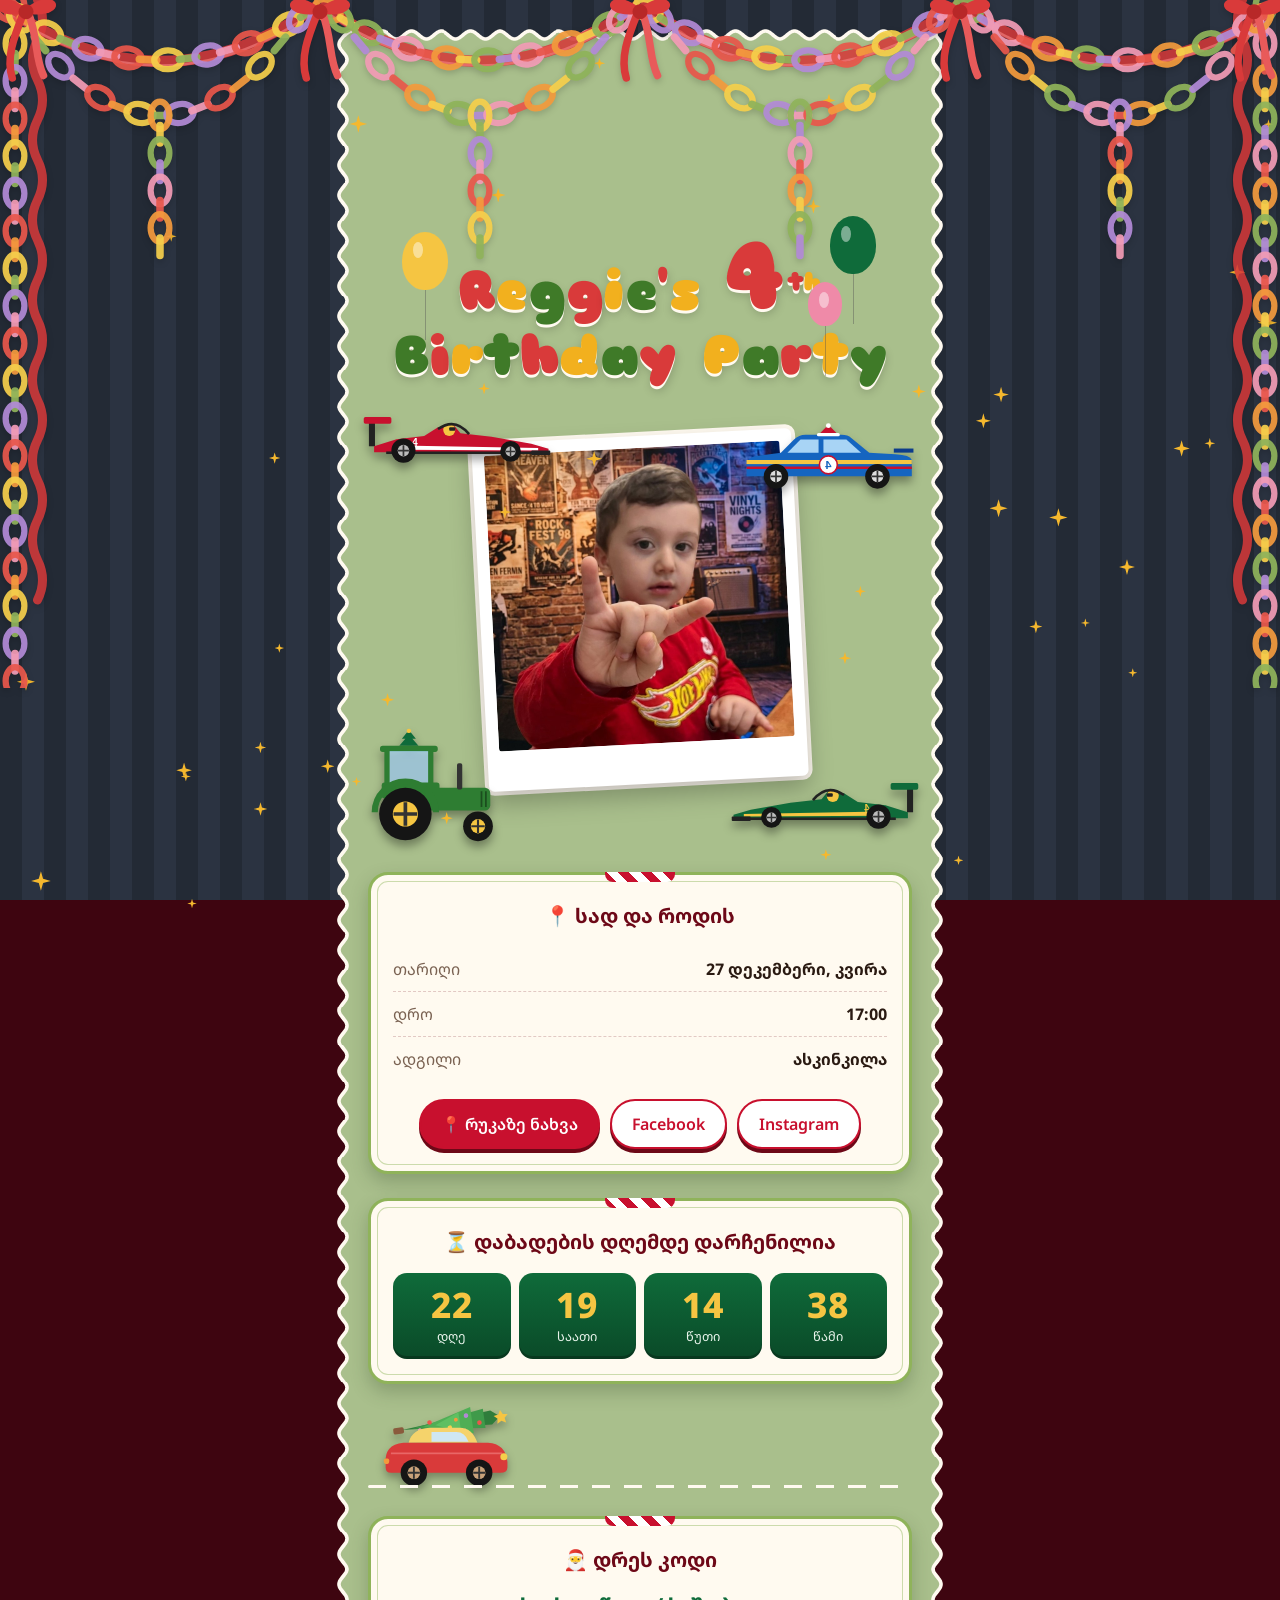
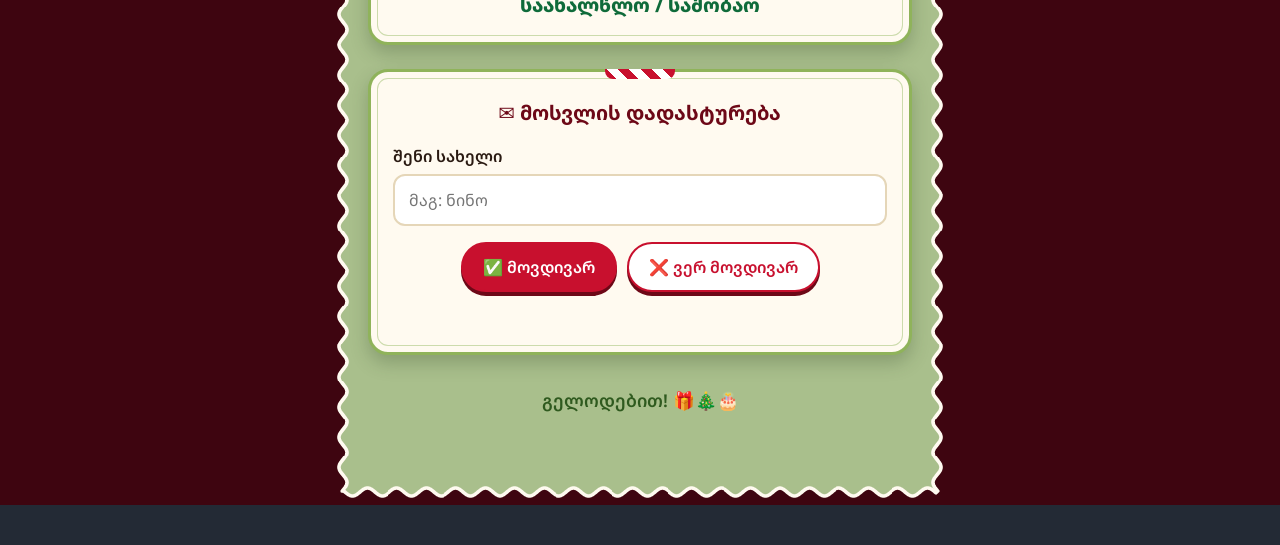
<file: index.html>
<!DOCTYPE html>
<html lang="ka">
<head>
<meta charset="UTF-8">
<meta name="viewport" content="width=device-width, initial-scale=1">
<title>Reggie's 4th Birthday Party</title>
<meta name="description" content="მოწვევა რეჯის დაბადების დღეზე — 27 დეკემბერი, 17:00, ასკინკილა">
<meta property="og:title" content="Reggie's 4th Birthday Party 🎄">
<meta property="og:description" content="27 დეკემბერი, 17:00 · ასკინკილა">
<meta name="theme-color" content="#232a35">
<link rel="preconnect" href="https://fonts.googleapis.com">
<link rel="preconnect" href="https://fonts.gstatic.com" crossorigin>
<link href="https://fonts.googleapis.com/css2?family=Sniglet:wght@800&family=Noto+Sans+Georgian:wght@400;600;800&display=swap" rel="stylesheet">
<link rel="stylesheet" href="style.css?v=14">
</head>
<body>

  <!-- ქაღალდის გირლიანდები და ლენტები -->
  <div class="garland" aria-hidden="true"></div>
  <!-- ოქროსფერი ვარსკვლავები -->
  <div class="sparkles" aria-hidden="true"></div>
  <!-- თოვლი -->
  <div class="snow" aria-hidden="true"></div>

  <main>
    <!-- 1. HERO -->
    <header class="hero">
      <div class="balloons" aria-hidden="true">
        <span class="balloon b1"></span><span class="balloon b2"></span><span class="balloon b3"></span>
      </div>
      <h1 class="kid-title" aria-label="Reggie's 4th Birthday Party">Reggie's <span class="four">4</span><sup>th</sup><br>Birthday Party</h1>
    </header>

    <!-- 2. რეჯის ფოტო (დროებითი) -->
    <section class="photo-wrap">
      <span class="deco deco-f1" data-v="f1" style="--body:#c8102e;--accent:#fff"></span>
      <span class="deco deco-nascar" data-v="nascar"></span>
      <span class="deco deco-tractor" data-v="tractor"></span>
      <span class="deco deco-f1b" data-v="f1" style="--body:#0f6b3a;--accent:#f5c542"></span>
      <figure class="polaroid">
        <img src="reggie.jpg?v=14" alt="რეჯი">
      </figure>
    </section>

    <!-- 3. სად და როდის -->
    <section class="card" id="details">
      <h2>📍 სად და როდის</h2>
      <ul class="details">
        <li><span>თარიღი</span><strong>27 დეკემბერი, კვირა</strong></li>
        <li><span>დრო</span><strong>17:00</strong></li>
        <li><span>ადგილი</span><strong>ასკინკილა</strong></li>
      </ul>
      <div class="btn-row">
        <a class="btn" href="https://share.google/vkcr5yQjkVueylVBz" target="_blank" rel="noopener">📍 რუკაზე ნახვა</a>
        <a class="btn btn-ghost" href="https://www.facebook.com/askinkila/?locale=ka_GE" target="_blank" rel="noopener">Facebook</a>
        <a class="btn btn-ghost" href="https://www.instagram.com/askinkila_kids" target="_blank" rel="noopener">Instagram</a>
      </div>
    </section>

    <!-- 4. Countdown -->
    <section class="card" id="countdown-section">
      <h2>⏳ დაბადების დღემდე დარჩენილია</h2>
      <div class="countdown" id="countdown">
        <div><b id="cd-days">0</b><span>დღე</span></div>
        <div><b id="cd-hours">0</b><span>საათი</span></div>
        <div><b id="cd-mins">0</b><span>წუთი</span></div>
        <div><b id="cd-secs">0</b><span>წამი</span></div>
      </div>
    </section>

    <!-- მანქანა ნაძვის ხით -->
    <div class="lane" aria-hidden="true"><span class="tree-car"></span></div>

    <!-- 5. დრეს კოდი -->
    <section class="card" id="dresscode">
      <h2>🎅 დრეს კოდი</h2>
      <p class="dress">საახალწლო / საშობაო</p>
    </section>

    <!-- ფოტოების გალერეა — დამალულია -->
    <section class="card" id="gallery" hidden>
      <h2>📸 რეჯი</h2>
      <div class="gallery"></div>
    </section>

    <!-- 6. RSVP -->
    <section class="card" id="rsvp">
      <h2>✉️ მოსვლის დადასტურება</h2>
      <form id="rsvp-form" novalidate>
        <label for="guest-name">შენი სახელი</label>
        <input id="guest-name" name="name" type="text" placeholder="მაგ: ნინო" required autocomplete="name">
        <input type="text" name="_honey" class="hp" tabindex="-1" autocomplete="off">
        <div class="btn-row">
          <button type="submit" class="btn" data-answer="yes">✅ მოვდივარ</button>
          <button type="submit" class="btn btn-ghost" data-answer="no">❌ ვერ მოვდივარ</button>
        </div>
        <p class="form-msg" id="form-msg" role="status"></p>
      </form>
    </section>

    <footer>გელოდებით! 🎁🎄🎂</footer>
  </main>

<script src="script.js?v=14"></script>
</body>
</html>
</file>
<file: style.css>
:root{
  --red:#c8102e;
  --red-dark:#6d0817;
  --green:#0f6b3a;
  --gold:#f5c542;
  --gold-dark:#c9971c;
  --cream:#fffaf0;
  --text:#2a1a12;
  --radius:20px;
}
*{box-sizing:border-box}
html{scroll-behavior:smooth;background:#3e0510}
body{
  margin:0;
  font-family:"Noto Sans Georgian",system-ui,sans-serif;
  color:var(--text);
  line-height:1.5;
  min-height:100vh;
  overflow-x:hidden;
  background:#3e0510;
}
body::before{
  content:"";position:fixed;inset:0;z-index:0;pointer-events:none;
  background:
    radial-gradient(circle at 15% 20%, rgba(245,197,66,.25) 0 2px, transparent 3px) 0 0/90px 90px,
    radial-gradient(circle at 70% 60%, rgba(255,255,255,.18) 0 1.5px, transparent 2.5px) 0 0/130px 130px,
    radial-gradient(ellipse at top, #e0213f 0%, #a50d24 35%, #6d0817 75%, #3e0510 100%);
}
main{position:relative;z-index:2;padding:70px 16px 56px}

/* ===== ნათურები ===== */
.lights{
  position:fixed;top:0;left:0;right:0;z-index:5;margin:0;padding:0;
  list-style:none;display:flex;justify-content:space-around;
  height:40px;pointer-events:none;
}
.lights::before{
  content:"";position:absolute;left:0;right:0;top:-14px;height:28px;
  border-bottom:2px solid #1e2a1e;border-radius:50%;
}
.lights li{
  position:relative;width:12px;height:22px;margin-top:10px;border-radius:50%;
  background:var(--c);box-shadow:0 4px 18px 3px var(--c);
  animation:twinkle 1.6s infinite ease-in-out;animation-delay:var(--d);
}
.lights li::before{
  content:"";position:absolute;top:-5px;left:3px;width:6px;height:7px;
  background:#2b2b2b;border-radius:2px;
}
@keyframes twinkle{
  0%,100%{opacity:1;box-shadow:0 4px 20px 4px var(--c)}
  50%{opacity:.35;box-shadow:0 2px 6px 0 var(--c)}
}

/* ===== თოვლი ===== */
.snow{position:fixed;inset:0;z-index:1;pointer-events:none;overflow:hidden}
.flake{
  position:absolute;top:-30px;color:#fff;opacity:.85;user-select:none;
  animation:fall linear infinite;
  text-shadow:0 0 6px rgba(255,255,255,.7);
}
@keyframes fall{
  to{transform:translate(var(--drift),110vh) rotate(360deg)}
}

/* ===== HERO ===== */
.hero,.card,.photo-wrap,footer{max-width:560px;margin:0 auto 24px}
.hero{text-align:center;color:#fff;padding:24px 0 8px;position:relative}
.eyebrow{
  display:inline-block;margin:0 0 6px;padding:6px 16px;border-radius:999px;
  background:rgba(255,255,255,.12);border:1px solid rgba(245,197,66,.5);
  color:var(--gold);font-weight:600;letter-spacing:.02em;
}
.hero h1{
  font-family:"Mountains of Christmas",cursive;
  font-size:clamp(2.6rem,11vw,4.2rem);line-height:1.05;margin:.15em 0 0;
  background:linear-gradient(180deg,#fff6d5 0%,var(--gold) 45%,var(--gold-dark) 100%);
  -webkit-background-clip:text;background-clip:text;color:transparent;
  filter:drop-shadow(0 3px 0 var(--red-dark)) drop-shadow(0 0 18px rgba(245,197,66,.45));
}
.hero .four{font-size:1.35em}
.hero sup{font-size:.45em}

/* ბუშტები */
.balloons{position:absolute;inset:0;pointer-events:none}
.balloon{
  position:absolute;width:46px;height:58px;border-radius:50% 50% 48% 48%;
  animation:float 5s ease-in-out infinite;
}
.balloon::after{
  content:"";position:absolute;left:50%;top:100%;width:1px;height:50px;background:rgba(255,255,255,.6);
}
.balloon::before{
  content:"";position:absolute;top:10px;left:11px;width:10px;height:16px;border-radius:50%;
  background:rgba(255,255,255,.45);
}
.b1{left:-6px;top:20px;background:var(--gold)}
.b2{right:-4px;top:4px;background:var(--green);animation-delay:-1.8s}
.b3{right:34px;top:70px;width:34px;height:44px;background:#fff;animation-delay:-3s}
@keyframes float{0%,100%{transform:translateY(0) rotate(-4deg)}50%{transform:translateY(-14px) rotate(4deg)}}

/* ===== ფოტო ===== */
.photo-wrap{display:flex;justify-content:center}
.polaroid{
  position:relative;margin:0;background:#fff;padding:12px 12px 40px;border-radius:6px;
  width:min(320px,82vw);transform:rotate(-3deg);
  box-shadow:0 18px 40px rgba(0,0,0,.4),0 0 0 4px var(--gold);
}
.polaroid img{display:block;width:100%;aspect-ratio:1;object-fit:cover;border-radius:3px;background:#eee}
.bow{position:absolute;top:-22px;left:50%;transform:translateX(-50%);font-size:2.4rem;filter:drop-shadow(0 3px 4px rgba(0,0,0,.3))}

/* ===== ბარათები ===== */
.card{
  position:relative;background:var(--cream);border-radius:var(--radius);padding:26px 22px 22px;
  border:3px solid var(--gold);
  box-shadow:0 14px 34px rgba(0,0,0,.35),inset 0 0 0 6px var(--cream),inset 0 0 0 7px rgba(201,151,28,.35);
}
.card::before{ /* "ლენტი" ზემოთ */
  content:"";position:absolute;top:-3px;left:50%;transform:translateX(-50%);
  width:70px;height:10px;border-radius:0 0 8px 8px;
  background:repeating-linear-gradient(45deg,var(--red) 0 8px,#fff 8px 16px);
}
.card h2{margin:0 0 16px;font-size:1.25rem;color:var(--red-dark);text-align:center}

.details{list-style:none;margin:0 0 18px;padding:0}
.details li{display:flex;justify-content:space-between;gap:12px;padding:10px 0;border-bottom:1px dashed rgba(109,8,23,.2)}
.details li:last-child{border-bottom:0}
.details span{color:#7a6252}
.details strong{text-align:right}

.btn-row{display:flex;flex-wrap:wrap;gap:10px;justify-content:center}
.btn{
  display:inline-block;border:2px solid var(--red);background:var(--red);color:#fff;
  padding:11px 20px;border-radius:999px;font:inherit;font-weight:600;
  text-decoration:none;cursor:pointer;transition:transform .15s,box-shadow .15s;
  box-shadow:0 4px 0 var(--red-dark);
}
.btn:hover{transform:translateY(-2px);box-shadow:0 6px 0 var(--red-dark)}
.btn:active{transform:translateY(2px);box-shadow:0 1px 0 var(--red-dark)}
.btn-ghost{background:#fff;color:var(--red)}
.btn:disabled{opacity:.5;cursor:wait}

.countdown{display:grid;grid-template-columns:repeat(4,1fr);gap:8px;text-align:center}
.countdown div{
  background:linear-gradient(180deg,var(--green),#0a4a28);border-radius:14px;padding:12px 4px;
  box-shadow:inset 0 -3px 0 rgba(0,0,0,.25);
}
.countdown b{display:block;font-size:clamp(1.5rem,7vw,2.2rem);font-weight:800;color:var(--gold);line-height:1.1}
.countdown span{font-size:.8rem;color:#e7f3ea}

.dress{margin:0;text-align:center;font-size:1.2rem;font-weight:800;color:var(--green)}

.gallery{display:grid;grid-template-columns:repeat(3,1fr);gap:8px}
.gallery img{width:100%;aspect-ratio:1;object-fit:cover;border-radius:10px}

#rsvp-form label{display:block;font-weight:600;margin-bottom:6px}
#rsvp-form input[type=text]{
  width:100%;padding:12px 14px;border:2px solid #e5d6b8;border-radius:12px;font:inherit;margin-bottom:16px;background:#fff;
}
#rsvp-form input[type=text]:focus{outline:none;border-color:var(--red)}
.hp{position:absolute;left:-9999px}
.form-msg{margin:14px 0 0;font-weight:600;min-height:1.5em;text-align:center}
.form-msg.ok{color:var(--green)}
.form-msg.err{color:var(--red)}

footer{text-align:center;color:#fff;font-size:1.1rem;font-weight:600;text-shadow:0 2px 6px rgba(0,0,0,.4)}

@media (prefers-reduced-motion: reduce){
  .flake,.balloon,.lights li{animation:none}
}

/* ===== მანქანები ფოტოს ირგვლივ ===== */
.photo-wrap{position:relative;padding:18px 0 64px}
.polaroid{z-index:2}
.deco{
  position:absolute;z-index:3;display:block;cursor:pointer;
  filter:drop-shadow(0 6px 5px rgba(0,0,0,.35));
  animation:bob 1.1s ease-in-out infinite;
}
.deco svg{display:block;width:100%;height:auto;overflow:visible}
.deco-f1{width:min(42%,190px);top:-8px;left:-6px}
.deco-nascar{width:min(40%,180px);top:6px;right:-8px;animation-delay:-.4s}
.deco-nascar svg{transform:scaleX(-1)}
.deco-tractor{width:min(30%,140px);bottom:4px;left:-2px;animation-duration:1.6s}
.deco-f1b{width:min(42%,190px);bottom:16px;right:-8px;animation-delay:-.7s}
.deco-f1b svg{transform:scaleX(-1)}
@keyframes bob{0%,100%{transform:translateY(0)}50%{transform:translateY(-4px)}}

.wheel{transform-box:fill-box;transform-origin:center;animation:spin .5s linear infinite}
.deco-tractor .wheel{animation-duration:1.4s}
@keyframes spin{to{transform:rotate(360deg)}}
.puff{transform-box:fill-box;transform-origin:center;animation:puff 1.8s ease-out infinite;opacity:0}
.puff.p2{animation-delay:.9s}
@keyframes puff{0%{opacity:.8;transform:translate(0,0) scale(.5)}100%{opacity:0;transform:translate(-10px,-26px) scale(1.6)}}

/* ===== F1 ჩაშხუილება ===== */
.zoomer{
  position:fixed;left:0;width:240px;z-index:20;pointer-events:none;
  animation:zoom-ltr 2.2s cubic-bezier(.4,.1,.6,.9) forwards;
}
.zoomer.rtl{animation-name:zoom-rtl}
.zoomer .inner{position:relative;transform:skewX(-10deg)}
.zoomer.rtl .inner{transform:scaleX(-1) skewX(-10deg)}
.zoomer svg{display:block;width:100%;height:auto;filter:drop-shadow(0 8px 6px rgba(0,0,0,.4))}
.zoomer .lines{
  position:absolute;right:92%;top:18%;width:220px;height:64%;
  background:repeating-linear-gradient(180deg,rgba(255,255,255,.85) 0 3px,transparent 3px 11px);
  -webkit-mask:linear-gradient(90deg,transparent,#000);mask:linear-gradient(90deg,transparent,#000);
}
@keyframes zoom-ltr{from{transform:translateX(-500px)}to{transform:translateX(calc(100vw + 60px))}}
@keyframes zoom-rtl{from{transform:translateX(calc(100vw + 260px))}to{transform:translateX(-300px)}}

@media (prefers-reduced-motion: reduce){
  .deco,.wheel,.puff{animation:none}
}

/* ===== გირლიანდები ===== */
.lights{display:none}
.garland{position:fixed;top:0;left:0;right:0;z-index:5;pointer-events:none;filter:drop-shadow(0 3px 3px rgba(0,0,0,.25))}
.garland svg{display:block}
.hang{animation:sway 4s ease-in-out infinite}
@keyframes sway{0%,100%{transform:rotate(-1.5deg)}50%{transform:rotate(1.5deg)}}
main{padding-top:96px}

/* ===== ვარსკვლავები ===== */
.sparkles{position:fixed;inset:0;z-index:1;pointer-events:none}
.sparkles span{
  position:absolute;background:#f5c542;
  clip-path:polygon(50% 0,61% 39%,100% 50%,61% 61%,50% 100%,39% 61%,0 50%,39% 39%);
  animation:sparkle 3s ease-in-out infinite;
}
@keyframes sparkle{0%,100%{transform:scale(.4) rotate(0);opacity:.35}50%{transform:scale(1) rotate(20deg);opacity:1}}

/* ===== მანქანა ნაძვის ხით ===== */
.lane{position:relative;max-width:560px;height:96px;margin:-6px auto 18px;overflow:hidden}
.lane::after{content:"";position:absolute;left:0;right:0;bottom:10px;height:3px;border-radius:2px;
  background:repeating-linear-gradient(90deg,rgba(255,255,255,.55) 0 18px,transparent 18px 32px)}
.tree-car{position:absolute;bottom:4px;left:0;width:150px;animation:drive 10s linear infinite;
  filter:drop-shadow(0 5px 4px rgba(0,0,0,.3))}
.tree-car svg{display:block;width:100%;height:auto;animation:bob 0.9s ease-in-out infinite}
@keyframes drive{from{transform:translateX(-170px)}to{transform:translateX(min(100vw,580px))}}

@media (prefers-reduced-motion: reduce){
  .hang,.sparkles span,.tree-car,.tree-car svg{animation:none}
  .tree-car{left:50%;transform:translateX(-50%)}
}

/* ===== ექსკავატორი ===== */
.zoomer.crawler{width:170px;animation-duration:9s;animation-timing-function:linear}
.zoomer.crawler .inner{transform:none;animation:bob 1s ease-in-out infinite}
.zoomer.crawler.rtl .inner{transform:scaleX(-1);animation:none}
.arm{transform-box:view-box;transform-origin:120px 98px;animation:dig 2.2s ease-in-out infinite}
@keyframes dig{0%,100%{transform:rotate(-4deg)}50%{transform:rotate(7deg)}}
.tread{animation:tread .5s linear infinite}
@keyframes tread{to{stroke-dashoffset:-13}}
@media (prefers-reduced-motion: reduce){.arm,.tread{animation:none}}
.zoomer.crawler{animation-name:crawl-ltr}
.zoomer.crawler.rtl{animation-name:crawl-rtl}
@keyframes crawl-ltr{from{transform:translateX(-190px)}to{transform:translateX(calc(100vw + 20px))}}
@keyframes crawl-rtl{from{transform:translateX(calc(100vw + 20px))}to{transform:translateX(-190px)}}

/* ===== ზოლიანი ფონი (ნიმუშის მიხედვით) ===== */
html{background:#f6f1e4}
body::before{
  background:
    repeating-linear-gradient(90deg,#a9bf8c 0 22px,#f6f1e4 22px 44px);
}
.garland{position:absolute;top:0;left:0;right:0;z-index:4;overflow:hidden;filter:drop-shadow(0 3px 3px rgba(0,0,0,.18))}
main{padding-top:150px}
@media (min-width:700px){main{padding-top:190px}}

.eyebrow{background:#fffaf0;border:2px solid #8fb35a;color:#3f6b2a}
footer{color:#3f6b2a;text-shadow:none;background:#fffaf0;border-radius:999px;padding:8px 16px;max-width:280px}
.flake{color:#fff;text-shadow:0 0 3px rgba(80,110,140,.65),0 0 1px rgba(80,110,140,.9)}

/* ბავშვური სათაური — ფერადი ასოები */
.hero .kid-title{
  font-family:"Sniglet","Comic Sans MS",cursive;font-weight:800;
  background:none;-webkit-background-clip:initial;background-clip:initial;color:#d93a3a;
  filter:none;letter-spacing:.01em;line-height:1.05;
  font-size:clamp(2.5rem,11vw,4.2rem);
}
.kid-title .l{display:inline-block;text-shadow:0 3px 0 #fff,0 5px 10px rgba(0,0,0,.15)}
.kid-title .l:nth-child(5n+1){color:#b28ad6;transform:rotate(-4deg)}
.kid-title .l:nth-child(5n+2){color:#f2a93b;transform:rotate(3deg)}
.kid-title .l:nth-child(5n+3){color:#d93a3a;transform:rotate(-2deg)}
.kid-title .l:nth-child(5n+4){color:#6f9a45;transform:rotate(4deg)}
.kid-title .l:nth-child(5n+5){color:#ef8aa8;transform:rotate(-3deg)}
.kid-title .four .l{font-size:1.3em}

/* ბარათები — მწვანე ჩარჩო */
.card{border-color:#8fb35a;box-shadow:0 12px 26px rgba(60,80,40,.22),inset 0 0 0 6px var(--cream),inset 0 0 0 7px rgba(143,179,90,.45)}
.photo-wrap .polaroid{box-shadow:0 16px 30px rgba(0,0,0,.25),0 0 0 4px #8fb35a}
.balloon::after{background:rgba(80,80,80,.4)}
.b3{background:#ef8aa8}
.lane::after{background:repeating-linear-gradient(90deg,#6f9a45 0 18px,transparent 18px 32px)}
.hero{background:radial-gradient(ellipse 60% 55% at 50% 60%,rgba(255,250,240,.95) 55%,rgba(255,250,240,0) 100%);border-radius:40px}
.b1{left:34px}
.b2{right:36px}
.b3{right:70px}
.balloons{z-index:5}


/* ===== მოსაწვევის ფურცელი: თეთრი შუა ნაწილი ტალღოვანი მწვანე ჩარჩოთი ===== */
body{padding:0}
main{
  position:relative;z-index:2;
  max-width:620px;margin:22px auto 40px;
  padding:150px 8px 30px;
  border:30px solid transparent;
  border-image:url("data:image/svg+xml,%3Csvg%20xmlns%3D%22http%3A//www.w3.org/2000/svg%22%20width%3D%2290%22%20height%3D%2290%22%20viewBox%3D%220%200%2090%2090%22%3E%3Cpath%20d%3D%22M14.0%2013.8%20L15.0%2013.0%20L16.0%2012.2%20L17.0%2011.4%20L18.0%2010.6%20L19.0%2010.0%20L20.0%209.5%20L21.0%209.2%20L22.0%209.0%20L23.0%209.0%20L24.0%209.2%20L25.0%209.5%20L26.0%2010.0%20L27.0%2010.6%20L28.0%2011.4%20L29.0%2012.2%20L30.0%2013.0%20L31.0%2013.8%20L32.0%2014.6%20L33.0%2015.4%20L34.0%2016.0%20L35.0%2016.5%20L36.0%2016.8%20L37.0%2017.0%20L38.0%2017.0%20L39.0%2016.8%20L40.0%2016.5%20L41.0%2016.0%20L42.0%2015.4%20L43.0%2014.6%20L44.0%2013.8%20L45.0%2013.0%20L46.0%2012.2%20L47.0%2011.4%20L48.0%2010.6%20L49.0%2010.0%20L50.0%209.5%20L51.0%209.2%20L52.0%209.0%20L53.0%209.0%20L54.0%209.2%20L55.0%209.5%20L56.0%2010.0%20L57.0%2010.6%20L58.0%2011.4%20L59.0%2012.2%20L60.0%2013.0%20L61.0%2013.8%20L62.0%2014.6%20L63.0%2015.4%20L64.0%2016.0%20L65.0%2016.5%20L66.0%2016.8%20L67.0%2017.0%20L68.0%2017.0%20L69.0%2016.8%20L70.0%2016.5%20L71.0%2016.0%20L72.0%2015.4%20L73.0%2014.6%20L74.0%2013.8%20L75.0%2013.0%20L76.0%2012.2%20L76.2%2014.0%20L77.0%2015.0%20L77.8%2016.0%20L78.6%2017.0%20L79.4%2018.0%20L80.0%2019.0%20L80.5%2020.0%20L80.8%2021.0%20L81.0%2022.0%20L81.0%2023.0%20L80.8%2024.0%20L80.5%2025.0%20L80.0%2026.0%20L79.4%2027.0%20L78.6%2028.0%20L77.8%2029.0%20L77.0%2030.0%20L76.2%2031.0%20L75.4%2032.0%20L74.6%2033.0%20L74.0%2034.0%20L73.5%2035.0%20L73.2%2036.0%20L73.0%2037.0%20L73.0%2038.0%20L73.2%2039.0%20L73.5%2040.0%20L74.0%2041.0%20L74.6%2042.0%20L75.4%2043.0%20L76.2%2044.0%20L77.0%2045.0%20L77.8%2046.0%20L78.6%2047.0%20L79.4%2048.0%20L80.0%2049.0%20L80.5%2050.0%20L80.8%2051.0%20L81.0%2052.0%20L81.0%2053.0%20L80.8%2054.0%20L80.5%2055.0%20L80.0%2056.0%20L79.4%2057.0%20L78.6%2058.0%20L77.8%2059.0%20L77.0%2060.0%20L76.2%2061.0%20L75.4%2062.0%20L74.6%2063.0%20L74.0%2064.0%20L73.5%2065.0%20L73.2%2066.0%20L73.0%2067.0%20L73.0%2068.0%20L73.2%2069.0%20L73.5%2070.0%20L74.0%2071.0%20L74.6%2072.0%20L75.4%2073.0%20L76.2%2074.0%20L77.0%2075.0%20L77.8%2076.0%20L76.0%2077.8%20L75.0%2077.0%20L74.0%2076.2%20L73.0%2075.4%20L72.0%2074.6%20L71.0%2074.0%20L70.0%2073.5%20L69.0%2073.2%20L68.0%2073.0%20L67.0%2073.0%20L66.0%2073.2%20L65.0%2073.5%20L64.0%2074.0%20L63.0%2074.6%20L62.0%2075.4%20L61.0%2076.2%20L60.0%2077.0%20L59.0%2077.8%20L58.0%2078.6%20L57.0%2079.4%20L56.0%2080.0%20L55.0%2080.5%20L54.0%2080.8%20L53.0%2081.0%20L52.0%2081.0%20L51.0%2080.8%20L50.0%2080.5%20L49.0%2080.0%20L48.0%2079.4%20L47.0%2078.6%20L46.0%2077.8%20L45.0%2077.0%20L44.0%2076.2%20L43.0%2075.4%20L42.0%2074.6%20L41.0%2074.0%20L40.0%2073.5%20L39.0%2073.2%20L38.0%2073.0%20L37.0%2073.0%20L36.0%2073.2%20L35.0%2073.5%20L34.0%2074.0%20L33.0%2074.6%20L32.0%2075.4%20L31.0%2076.2%20L30.0%2077.0%20L29.0%2077.8%20L28.0%2078.6%20L27.0%2079.4%20L26.0%2080.0%20L25.0%2080.5%20L24.0%2080.8%20L23.0%2081.0%20L22.0%2081.0%20L21.0%2080.8%20L20.0%2080.5%20L19.0%2080.0%20L18.0%2079.4%20L17.0%2078.6%20L16.0%2077.8%20L15.0%2077.0%20L14.0%2076.2%20L12.2%2076.0%20L13.0%2075.0%20L13.8%2074.0%20L14.6%2073.0%20L15.4%2072.0%20L16.0%2071.0%20L16.5%2070.0%20L16.8%2069.0%20L17.0%2068.0%20L17.0%2067.0%20L16.8%2066.0%20L16.5%2065.0%20L16.0%2064.0%20L15.4%2063.0%20L14.6%2062.0%20L13.8%2061.0%20L13.0%2060.0%20L12.2%2059.0%20L11.4%2058.0%20L10.6%2057.0%20L10.0%2056.0%20L9.5%2055.0%20L9.2%2054.0%20L9.0%2053.0%20L9.0%2052.0%20L9.2%2051.0%20L9.5%2050.0%20L10.0%2049.0%20L10.6%2048.0%20L11.4%2047.0%20L12.2%2046.0%20L13.0%2045.0%20L13.8%2044.0%20L14.6%2043.0%20L15.4%2042.0%20L16.0%2041.0%20L16.5%2040.0%20L16.8%2039.0%20L17.0%2038.0%20L17.0%2037.0%20L16.8%2036.0%20L16.5%2035.0%20L16.0%2034.0%20L15.4%2033.0%20L14.6%2032.0%20L13.8%2031.0%20L13.0%2030.0%20L12.2%2029.0%20L11.4%2028.0%20L10.6%2027.0%20L10.0%2026.0%20L9.5%2025.0%20L9.2%2024.0%20L9.0%2023.0%20L9.0%2022.0%20L9.2%2021.0%20L9.5%2020.0%20L10.0%2019.0%20L10.6%2018.0%20L11.4%2017.0%20L12.2%2016.0%20L13.0%2015.0%20L13.8%2014.0%20Z%22%20fill%3D%22%23fffdf8%22%20stroke%3D%22%237fa553%22%20stroke-width%3D%223.2%22%20stroke-linejoin%3D%22round%22/%3E%3C/svg%3E") 30 round;
  background:#fffdf8;background-clip:padding-box;
}
@media (max-width:699px){main{margin:16px 12px 30px;padding:120px 0 20px}}
@media (min-width:700px){main{padding-top:160px}}
.hero{background:none}
.snow{z-index:3}
.card{box-shadow:0 6px 16px rgba(60,80,40,.12),inset 0 0 0 6px var(--cream),inset 0 0 0 7px rgba(143,179,90,.45)}
.photo-wrap .polaroid{box-shadow:0 12px 24px rgba(0,0,0,.22),0 0 0 4px #8fb35a}
footer{background:none}
@media (max-width:699px){
  main{margin:16px 18px 30px}
  .b1{left:2px;top:-6px;width:38px;height:48px}
  .b2{right:2px;top:-14px;width:38px;height:48px}
  .b3{display:none}
}

/* სათაური: მხოლოდ წითელი, ყვითელი, მწვანე */
.kid-title .l:nth-child(n){color:#d93a3a}
.kid-title .l:nth-child(3n+1){color:#d93a3a;transform:rotate(-4deg)}
.kid-title .l:nth-child(3n+2){color:#f2b01e;transform:rotate(3deg)}
.kid-title .l:nth-child(3n+3){color:#5f9a3a;transform:rotate(-2deg)}
.hero{padding-top:8px}

/* ციმციმა ვარსკვლავები — ფურცლის თავზეც */
.sparkles{z-index:3}
.sparkles span{background:#f5b82e;filter:drop-shadow(0 0 4px rgba(245,184,46,.9));animation-name:twinkle-star}
@keyframes twinkle-star{
  0%,100%{transform:scale(.2) rotate(0);opacity:0}
  45%{transform:scale(1) rotate(25deg);opacity:1}
  55%{transform:scale(1.15) rotate(30deg);opacity:1}
}

/* სათაური: ორი სტრიქონი, არასდროს გაწყდეს სიტყვის შუაში */
.hero .kid-title{white-space:nowrap;font-size:min(8vw,3.4rem);display:inline-block}

/* ===== ფიფქები (ნიმუშის მიხედვით) ===== */
.flake{color:#e3e6ea;text-shadow:none;display:block;
  filter:drop-shadow(0 0 1px rgba(70,85,105,.55)) drop-shadow(0 1px 2px rgba(70,85,105,.25))}
.flake.dot{border-radius:50%;background:#e3e6ea}
.flake svg{display:block}


/* ===== ფერები: შუა ფურცელი სალათისფერი, გვერდები მუქი ლურჯი ===== */
html{background:#232a35}
body::before{background:repeating-linear-gradient(90deg,#232a35 0 22px,#2b3341 22px 44px)}
main{background:#a9bf8c;background-clip:padding-box;border-image:url("data:image/svg+xml,%3Csvg%20xmlns%3D%22http%3A//www.w3.org/2000/svg%22%20width%3D%2290%22%20height%3D%2290%22%20viewBox%3D%220%200%2090%2090%22%3E%3Cpath%20d%3D%22M14.0%2013.8%20L15.0%2013.0%20L16.0%2012.2%20L17.0%2011.4%20L18.0%2010.6%20L19.0%2010.0%20L20.0%209.5%20L21.0%209.2%20L22.0%209.0%20L23.0%209.0%20L24.0%209.2%20L25.0%209.5%20L26.0%2010.0%20L27.0%2010.6%20L28.0%2011.4%20L29.0%2012.2%20L30.0%2013.0%20L31.0%2013.8%20L32.0%2014.6%20L33.0%2015.4%20L34.0%2016.0%20L35.0%2016.5%20L36.0%2016.8%20L37.0%2017.0%20L38.0%2017.0%20L39.0%2016.8%20L40.0%2016.5%20L41.0%2016.0%20L42.0%2015.4%20L43.0%2014.6%20L44.0%2013.8%20L45.0%2013.0%20L46.0%2012.2%20L47.0%2011.4%20L48.0%2010.6%20L49.0%2010.0%20L50.0%209.5%20L51.0%209.2%20L52.0%209.0%20L53.0%209.0%20L54.0%209.2%20L55.0%209.5%20L56.0%2010.0%20L57.0%2010.6%20L58.0%2011.4%20L59.0%2012.2%20L60.0%2013.0%20L61.0%2013.8%20L62.0%2014.6%20L63.0%2015.4%20L64.0%2016.0%20L65.0%2016.5%20L66.0%2016.8%20L67.0%2017.0%20L68.0%2017.0%20L69.0%2016.8%20L70.0%2016.5%20L71.0%2016.0%20L72.0%2015.4%20L73.0%2014.6%20L74.0%2013.8%20L75.0%2013.0%20L76.0%2012.2%20L76.2%2014.0%20L77.0%2015.0%20L77.8%2016.0%20L78.6%2017.0%20L79.4%2018.0%20L80.0%2019.0%20L80.5%2020.0%20L80.8%2021.0%20L81.0%2022.0%20L81.0%2023.0%20L80.8%2024.0%20L80.5%2025.0%20L80.0%2026.0%20L79.4%2027.0%20L78.6%2028.0%20L77.8%2029.0%20L77.0%2030.0%20L76.2%2031.0%20L75.4%2032.0%20L74.6%2033.0%20L74.0%2034.0%20L73.5%2035.0%20L73.2%2036.0%20L73.0%2037.0%20L73.0%2038.0%20L73.2%2039.0%20L73.5%2040.0%20L74.0%2041.0%20L74.6%2042.0%20L75.4%2043.0%20L76.2%2044.0%20L77.0%2045.0%20L77.8%2046.0%20L78.6%2047.0%20L79.4%2048.0%20L80.0%2049.0%20L80.5%2050.0%20L80.8%2051.0%20L81.0%2052.0%20L81.0%2053.0%20L80.8%2054.0%20L80.5%2055.0%20L80.0%2056.0%20L79.4%2057.0%20L78.6%2058.0%20L77.8%2059.0%20L77.0%2060.0%20L76.2%2061.0%20L75.4%2062.0%20L74.6%2063.0%20L74.0%2064.0%20L73.5%2065.0%20L73.2%2066.0%20L73.0%2067.0%20L73.0%2068.0%20L73.2%2069.0%20L73.5%2070.0%20L74.0%2071.0%20L74.6%2072.0%20L75.4%2073.0%20L76.2%2074.0%20L77.0%2075.0%20L77.8%2076.0%20L76.0%2077.8%20L75.0%2077.0%20L74.0%2076.2%20L73.0%2075.4%20L72.0%2074.6%20L71.0%2074.0%20L70.0%2073.5%20L69.0%2073.2%20L68.0%2073.0%20L67.0%2073.0%20L66.0%2073.2%20L65.0%2073.5%20L64.0%2074.0%20L63.0%2074.6%20L62.0%2075.4%20L61.0%2076.2%20L60.0%2077.0%20L59.0%2077.8%20L58.0%2078.6%20L57.0%2079.4%20L56.0%2080.0%20L55.0%2080.5%20L54.0%2080.8%20L53.0%2081.0%20L52.0%2081.0%20L51.0%2080.8%20L50.0%2080.5%20L49.0%2080.0%20L48.0%2079.4%20L47.0%2078.6%20L46.0%2077.8%20L45.0%2077.0%20L44.0%2076.2%20L43.0%2075.4%20L42.0%2074.6%20L41.0%2074.0%20L40.0%2073.5%20L39.0%2073.2%20L38.0%2073.0%20L37.0%2073.0%20L36.0%2073.2%20L35.0%2073.5%20L34.0%2074.0%20L33.0%2074.6%20L32.0%2075.4%20L31.0%2076.2%20L30.0%2077.0%20L29.0%2077.8%20L28.0%2078.6%20L27.0%2079.4%20L26.0%2080.0%20L25.0%2080.5%20L24.0%2080.8%20L23.0%2081.0%20L22.0%2081.0%20L21.0%2080.8%20L20.0%2080.5%20L19.0%2080.0%20L18.0%2079.4%20L17.0%2078.6%20L16.0%2077.8%20L15.0%2077.0%20L14.0%2076.2%20L12.2%2076.0%20L13.0%2075.0%20L13.8%2074.0%20L14.6%2073.0%20L15.4%2072.0%20L16.0%2071.0%20L16.5%2070.0%20L16.8%2069.0%20L17.0%2068.0%20L17.0%2067.0%20L16.8%2066.0%20L16.5%2065.0%20L16.0%2064.0%20L15.4%2063.0%20L14.6%2062.0%20L13.8%2061.0%20L13.0%2060.0%20L12.2%2059.0%20L11.4%2058.0%20L10.6%2057.0%20L10.0%2056.0%20L9.5%2055.0%20L9.2%2054.0%20L9.0%2053.0%20L9.0%2052.0%20L9.2%2051.0%20L9.5%2050.0%20L10.0%2049.0%20L10.6%2048.0%20L11.4%2047.0%20L12.2%2046.0%20L13.0%2045.0%20L13.8%2044.0%20L14.6%2043.0%20L15.4%2042.0%20L16.0%2041.0%20L16.5%2040.0%20L16.8%2039.0%20L17.0%2038.0%20L17.0%2037.0%20L16.8%2036.0%20L16.5%2035.0%20L16.0%2034.0%20L15.4%2033.0%20L14.6%2032.0%20L13.8%2031.0%20L13.0%2030.0%20L12.2%2029.0%20L11.4%2028.0%20L10.6%2027.0%20L10.0%2026.0%20L9.5%2025.0%20L9.2%2024.0%20L9.0%2023.0%20L9.0%2022.0%20L9.2%2021.0%20L9.5%2020.0%20L10.0%2019.0%20L10.6%2018.0%20L11.4%2017.0%20L12.2%2016.0%20L13.0%2015.0%20L13.8%2014.0%20Z%22%20fill%3D%22%23a9bf8c%22%20stroke%3D%22%23fffaf0%22%20stroke-width%3D%223.6%22%20stroke-linejoin%3D%22round%22/%3E%3C/svg%3E") 30 round}
.flake{color:#f4f6f8;filter:drop-shadow(0 0 1px rgba(30,40,55,.35))}
.flake.dot{background:#f4f6f8}
.kid-title .l:nth-child(3n+3){color:#3f7a28}
.kid-title .l{text-shadow:0 3px 0 #fffaf0,0 5px 10px rgba(0,0,0,.18)}
.lane::after{background:repeating-linear-gradient(90deg,#fffaf0 0 18px,transparent 18px 32px)}
footer{color:#2f5a1f}
.card{box-shadow:0 8px 18px rgba(40,60,30,.25),inset 0 0 0 6px var(--cream),inset 0 0 0 7px rgba(143,179,90,.45)}
.photo-wrap .polaroid{box-shadow:0 12px 24px rgba(0,0,0,.25),0 0 0 4px #fffaf0}
</file>
